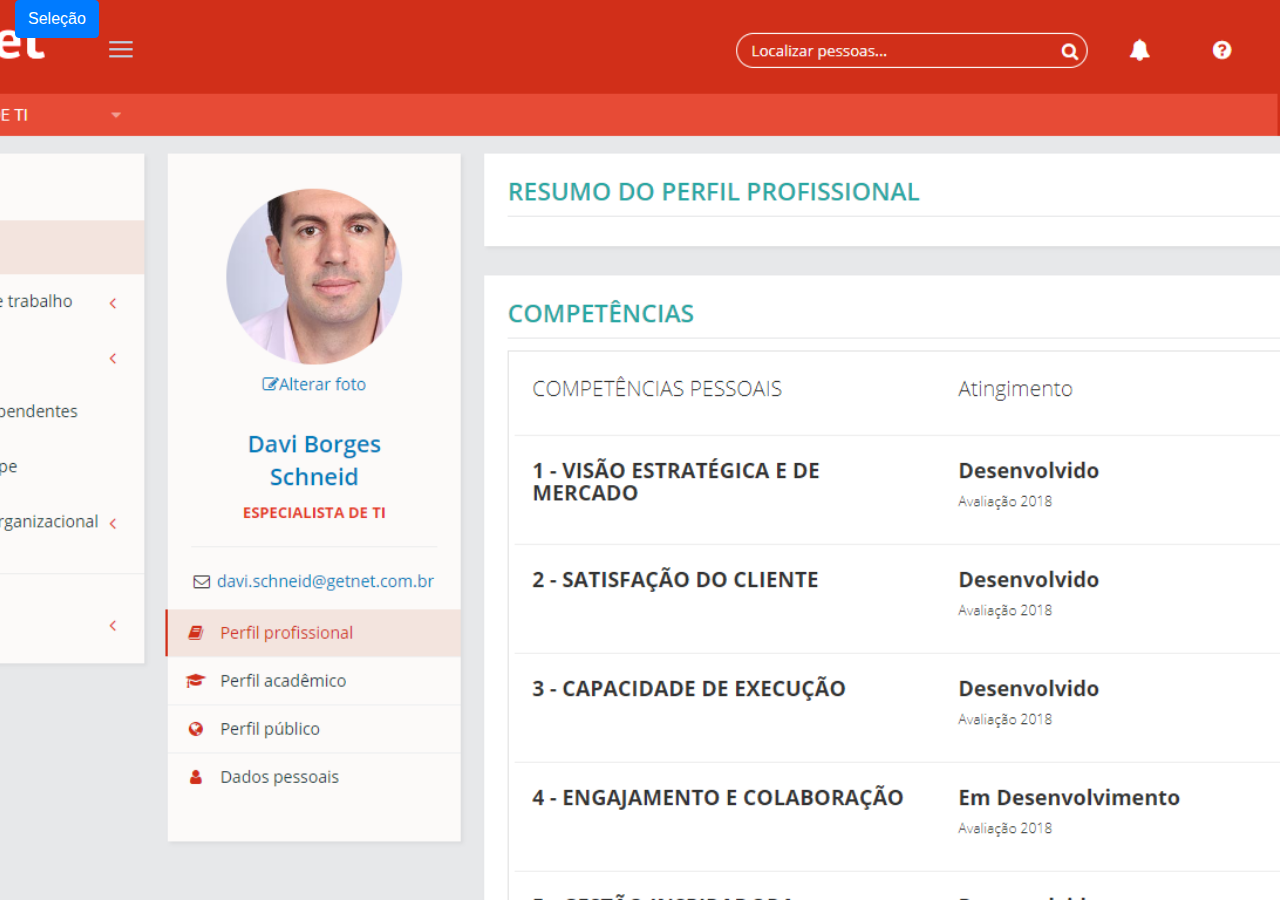
<file: src/html/selecao.html>
<!DOCTYPE html>

<html>

<!-- Page header -->

<head>
    <title>Perfil Profissional - Painel de Gestão</title>

    <meta charset="utf-8">
    <meta name="viewport" content="width=device-width, initial-scale=1, shrink-to-fit=no">

    <!-- Bootstrap CSS -->
    <link rel="stylesheet" href="bootstrap.min.css" />

    <script type="text/javascript" src="js/bootstrap.bundle.min.js"></script>
    <script type="text/javascript" src="js/popper.min.js"></script>
    <script type="text/javascript" src="js/jquery-3.3.1.min.js"></script>

    <style>
        body {
            background: url("img/fundoPainelColaborador.png") no-repeat center center fixed;
            -webkit-background-size: cover;
            -moz-background-size: cover;
            -o-background-size: cover;
            background-size: cover;
        }
    </style>
</head>

<!-- Page body -->

<body>
    <div class="container-fluid">
        <button type="button" class="btn btn-primary" data-toggle="modal" data-target="#exampleModal">
            Sele&ccedil;&atilde;o
        </button>

        <div class="modal fade" id="exampleModal" tabindex="-1" role="dialog" aria-labelledby="exampleModalLabel"
            aria-hidden="true">
            <div class="modal-dialog" role="document">
                <div class="modal-content">
                    <div class="modal-header">
                        <h5 class="modal-title">Sele&ccedil;&atilde;o de Compet&ecirc;ncias</h5>
                        <button type="button" class="close" data-dismiss="modal" aria-label="Close">
                            <span aria-hidden="true">&times;</span>
                        </button>
                    </div>
                    <div class="modal-body">
                        <p>Lista de Op&ccedil;&otilde;es</p>
                    </div>
                    <div class="modal-footer">
                        <button type="button" class="btn btn-primary">Save changes</button>
                    </div>
                </div>
            </div>
        </div>
    </div>
</body>

<!--
    <div class="box">
        <a class="button" href="#popup">Mostrar</a>
    </div>

    <div id="popup" class="overlay">
        <div class="popup">
            <h2>Sele&ccedil;&atilde;o de Compet&ecirc;ncias</h2>
            <a class="close" href="#">&times;</a>

            <section class="container">
                <table>
                    <tr>
                        <td width="45%">
                            <select id="competencias-disponiveis" size="3">
                                <option value="promocao">Promo&ccedil;&atilde;o</option>
                                <option value="job-rotation">Job Rotation</option>
                                <option value="gestao">Gest&atilde;o</option>
                            </select>
                        </td>
                        <td width="10%">
                            <a class="botao-selecao" onclick="javascript:selecionarCompetencia(); return false;">&gt;</a>
                        </td>
                        <td width="45%">
                            <select id="competencias-selecionadas" size="3">
                            </select>
                        </td>
                    </tr>
                </table>
                <p />
                <a class="botao-confirmar" onclick="javascript:confirmarSelecao(); return false;">Confirmar</a>
            </section>
        </div>
    </div>
-->
<!-- initialization script -->
<!--
    <script type="text/javascript">
        function selecionarCompetencia() {
            var competencia = $("#competencias-disponiveis :selected").text();
            $("#elementId").val();

            var novaOpcao = document.createElement("option");
            novaOpcao.text = competencia;
            $("#competencias-selecionadas").append(novaOpcao);
        }

        function confirmarSelecao() {
        }

        popupOpenClose($(".popup"));

        function popupOpenClose(popup) {

            $(popup).show();

            /* Close popup if user clicks on background */
            $(popup).click(function (e) {
                if (e.target == this) {
                    if ($(popup).is(':visible')) {
                        $(popup).hide();
                    }
                }
            });

            /* Close popup and remove errors if user clicks on cancel or close buttons */
            $(popup).find("button[name=close]").on("click", function () {
                if ($(".formElementError").is(':visible')) {
                    $(".formElementError").remove();
                }
                $(popup).hide();
            });
        }

    </script>
</body>
-->

</html>
</file>
